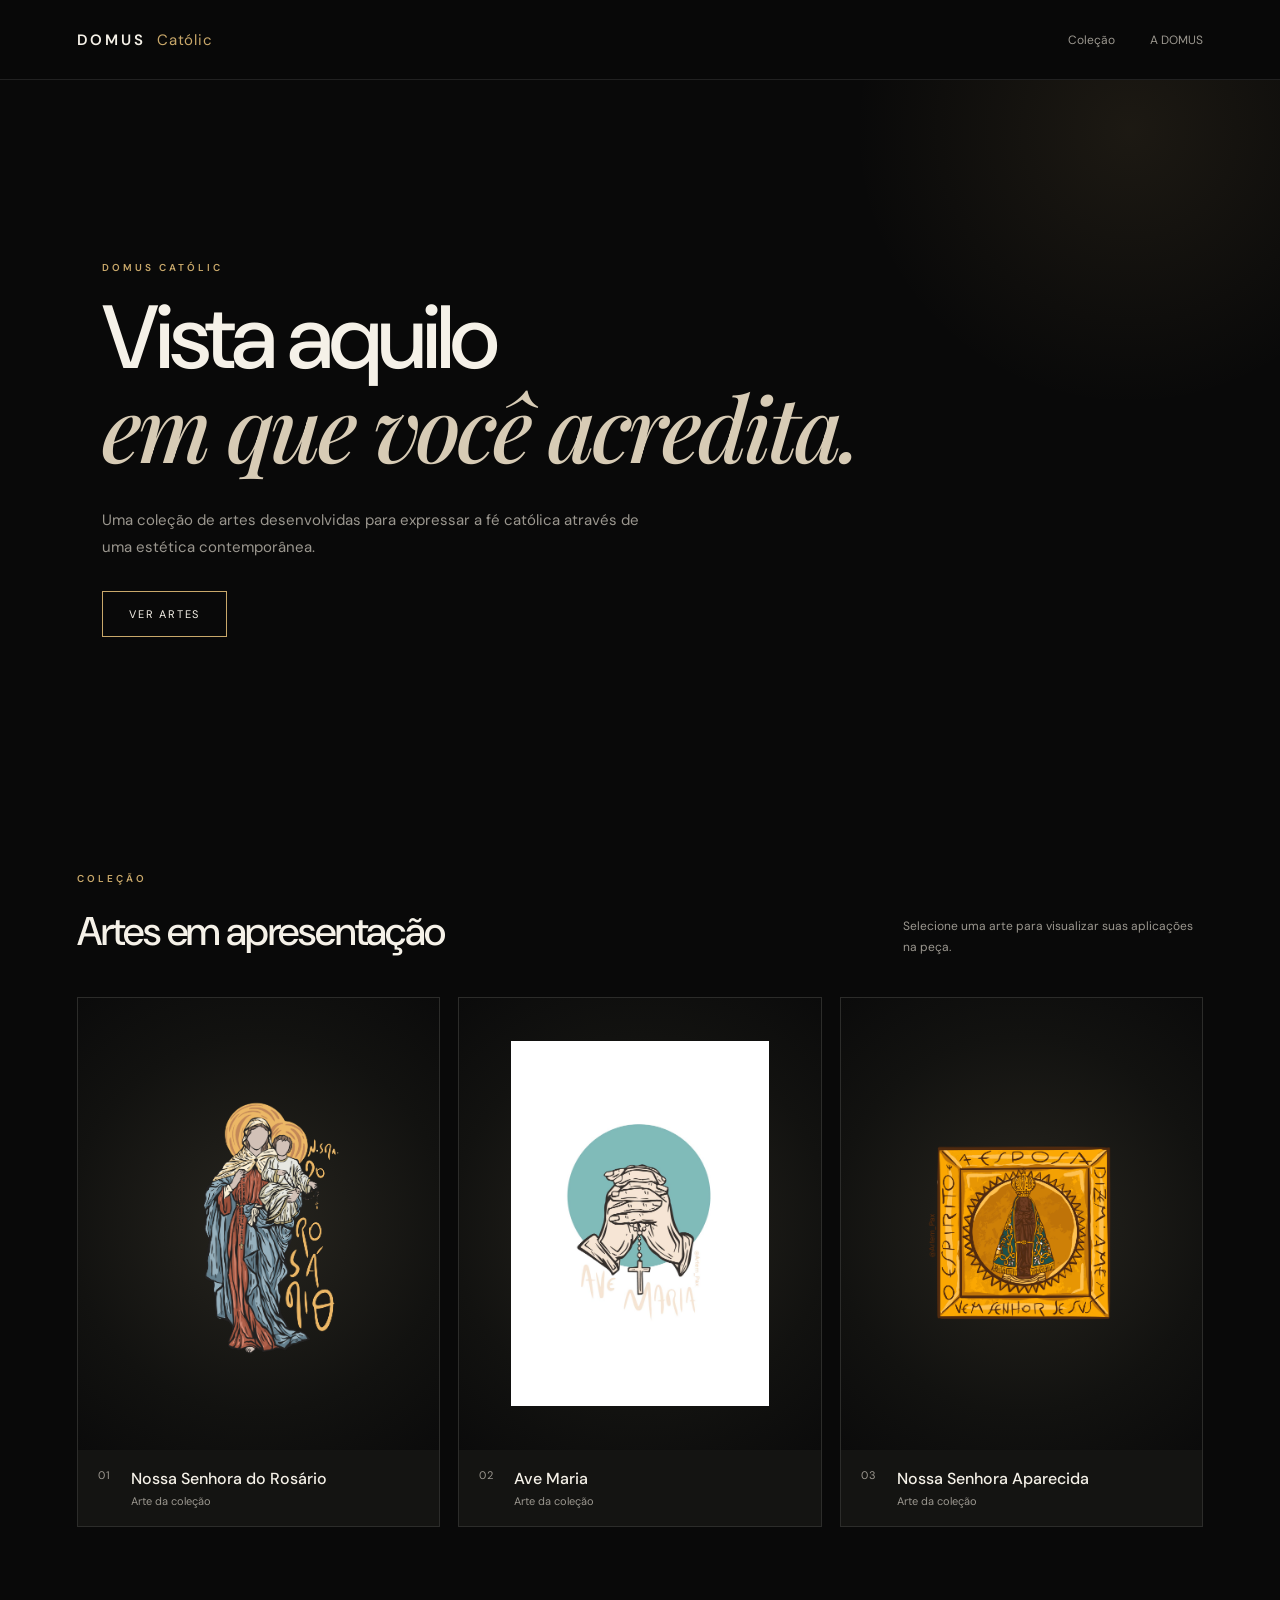
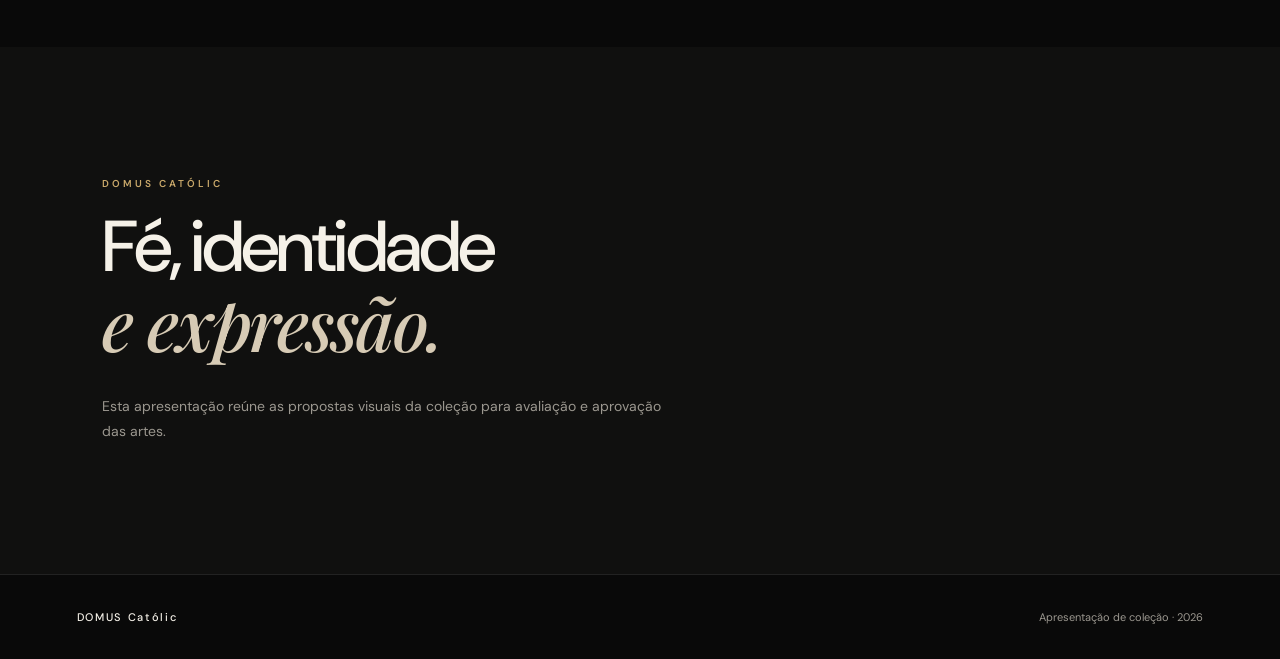
<file: index.html>
<!DOCTYPE html>
<html lang="pt-BR">

<head>
    <meta charset="UTF-8">
    <meta name="viewport" content="width=device-width, initial-scale=1.0">

    <title>DOMUS Católic | Coleção</title>

    <link rel="stylesheet" href="estilo.css">
</head>

<body>

    <!-- CABEÇALHO -->
    <header class="cabecalho">

        <a href="index.html" class="logo">
            DOMUS
            <span>Católic</span>
        </a>

        <nav class="menu">
            <a href="#colecao">Coleção</a>
            <a href="#sobre">A DOMUS</a>
        </nav>

    </header>


    <!-- HERO -->
    <section class="hero">

        <div class="hero-conteudo">

            <p class="mini-titulo">
                DOMUS CATÓLIC
            </p>

            <h1>
                Vista aquilo<br>
                <em>em que você acredita.</em>
            </h1>

            <p class="descricao">
                Uma coleção de artes desenvolvidas para expressar
                a fé católica através de uma estética contemporânea.
            </p>

            <a href="#colecao" class="botao">
                VER ARTES
            </a>

        </div>

    </section>


    <!-- COLEÇÃO -->
    <section id="colecao" class="colecao">

        <div class="titulo-secao">

            <div>

                <p class="mini-titulo">
                    COLEÇÃO
                </p>

                <h2>
                    Artes em apresentação
                </h2>

            </div>

            <p>
                Selecione uma arte para visualizar
                suas aplicações na peça.
            </p>

        </div>


        <!-- ARTES -->
        <div class="grade-artes">


            <!-- NOSSA SENHORA DO ROSÁRIO -->
            <a
                href="arte.html?arte=rosario"
                class="card-arte"
            >

                <div class="imagem-arte">

                    <img
                        src="ARTE_NOSSA_SENHORA_DO_ROSÁRIO_Prancheta 1.png"
                        alt="Arte Nossa Senhora do Rosário"
                    >

                    <div class="overlay">
                        <span>
                            VISUALIZAR ARTE →
                        </span>
                    </div>

                </div>

                <div class="info-arte">

                    <p class="numero">
                        01
                    </p>

                    <div>

                        <h3>
                            Nossa Senhora do Rosário
                        </h3>

                        <p>
                            Arte da coleção
                        </p>

                    </div>

                </div>

            </a>



            <!-- AVE MARIA -->
            <a
                href="arte.html?arte=ave-maria"
                class="card-arte"
            >

                <div class="imagem-arte">

                    <img
                        src="ARTE_AVE_MARIA_Prancheta 1.jpg"
                        alt="Arte Ave Maria"
                    >

                    <div class="overlay">
                        <span>
                            VISUALIZAR ARTE →
                        </span>
                    </div>

                </div>

                <div class="info-arte">

                    <p class="numero">
                        02
                    </p>

                    <div>

                        <h3>
                            Ave Maria
                        </h3>

                        <p>
                            Arte da coleção
                        </p>

                    </div>

                </div>

            </a>



            <!-- NOSSA SENHORA APARECIDA -->
            <a
                href="arte.html?arte=aparecida"
                class="card-arte"
            >

                <div class="imagem-arte">

                    <img
                        src="ARTE_NOSSA_SENHORA_APARECIDA_01_Prancheta 1.png"       
                        alt="Arte Nossa Senhora Aparecida"
                    >

                    <div class="overlay">
                        <span>
                            VISUALIZAR ARTE →
                        </span>
                    </div>

                </div>

                <div class="info-arte">

                    <p class="numero">
                        03
                    </p>

                    <div>

                        <h3>
                            Nossa Senhora Aparecida
                        </h3>

                        <p>
                            Arte da coleção
                        </p>

                    </div>

                </div>

            </a>

        </div>

    </section>



    <!-- SOBRE -->
    <section id="sobre" class="sobre">

        <p class="mini-titulo">
            DOMUS CATÓLIC
        </p>

        <h2>
            Fé, identidade<br>
            <em>e expressão.</em>
        </h2>

        <p>
            Esta apresentação reúne as propostas visuais
            da coleção para avaliação e aprovação das artes.
        </p>

    </section>



    <!-- RODAPÉ -->
    <footer>

        <strong>
            DOMUS Católic
        </strong>

        <span>
            Apresentação de coleção · 2026
        </span>

    </footer>


    <script src="script.js"></script>

</body>

</html>
</file>
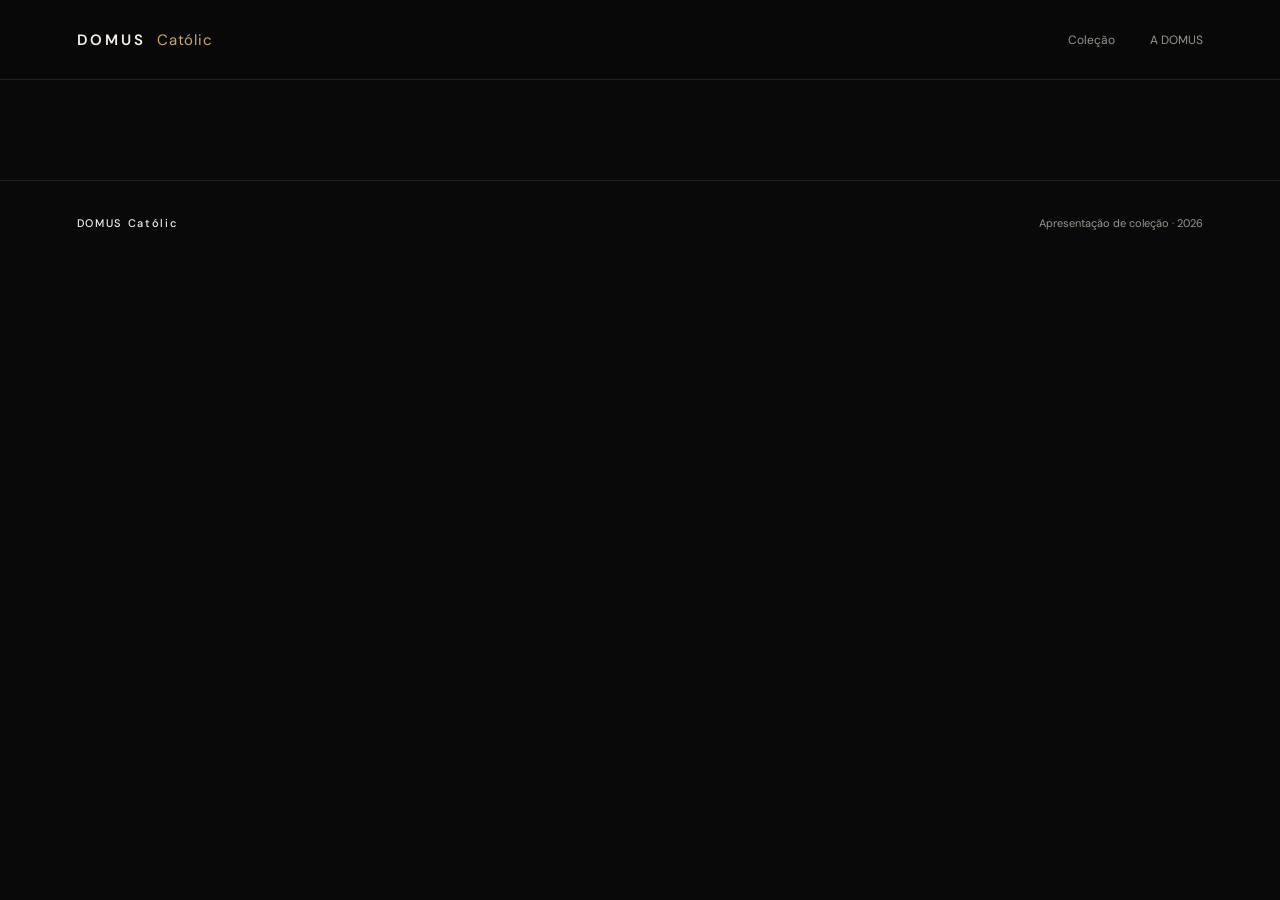
<file: arte.html>
<!DOCTYPE html>
<html lang="pt-BR">

<head>

    <meta charset="UTF-8">

    <meta
        name="viewport"
        content="width=device-width, initial-scale=1.0"
    >

    <title>
        DOMUS Católic | Apresentação
    </title>

    <link
        rel="stylesheet"
        href="estilo.css"
    >

</head>


<body>


    <!-- CABEÇALHO -->

    <header class="cabecalho">

        <a
            href="index.html"
            class="logo"
        >
            DOMUS
            <span>Católic</span>
        </a>


        <nav class="menu">

            <a href="index.html#colecao">
                Coleção
            </a>

            <a href="index.html#sobre">
                A DOMUS
            </a>

        </nav>

    </header>



    <!-- CONTEÚDO DA ARTE -->

    <main id="paginaArte">


        <!--

            O JAVASCRIPT VAI PREENCHER
            ESSA ÁREA AUTOMATICAMENTE.

        -->


    </main>



    <!-- RODAPÉ -->

    <footer>

        <strong>
            DOMUS Católic
        </strong>

        <span>
            Apresentação de coleção · 2026
        </span>

    </footer>



    <script src="script.js"></script>

</body>

</html>
</file>
<file: estilo.css>
/* =====================================================
   DOMUS CATÓLIC
   ESTILO PRINCIPAL
   ===================================================== */


/* -----------------------------------------------------
   FONTES
   ----------------------------------------------------- */

@import url('https://fonts.googleapis.com/css2?family=DM+Sans:wght@400;500;600&family=Playfair+Display:ital,wght@0,500;0,600;1,500&display=swap');



/* -----------------------------------------------------
   VARIÁVEIS
   ----------------------------------------------------- */

:root {

    --preto: #090909;

    --preto-suave: #10100f;

    --painel: #141412;

    --branco: #f5f1e8;

    --cinza: #9b978f;

    --cinza-claro: #c4bfb5;

    --dourado: #c9a86a;

    --linha: rgba(255,255,255,0.10);

}



/* -----------------------------------------------------
   RESET
   ----------------------------------------------------- */

* {

    margin: 0;

    padding: 0;

    box-sizing: border-box;

}


html {

    scroll-behavior: smooth;

}


body {

    background: var(--preto);

    color: var(--branco);

    font-family: "DM Sans", sans-serif;

    overflow-x: hidden;

}


a {

    color: inherit;

    text-decoration: none;

}


img {

    display: block;

    max-width: 100%;

}



/* -----------------------------------------------------
   CABEÇALHO
   ----------------------------------------------------- */

.cabecalho {

    height: 80px;

    padding: 0 6vw;

    display: flex;

    align-items: center;

    justify-content: space-between;

    border-bottom: 1px solid var(--linha);

    position: sticky;

    top: 0;

    z-index: 100;

    background: rgba(9,9,9,0.92);

    backdrop-filter: blur(18px);

}



/* LOGO */

.logo {

    font-size: 15px;

    font-weight: 600;

    letter-spacing: 0.18em;

}


.logo span {

    color: var(--dourado);

    font-weight: 400;

    letter-spacing: 0.05em;

    margin-left: 5px;

}



/* MENU */

.menu {

    display: flex;

    gap: 35px;

}


.menu a {

    color: var(--cinza);

    font-size: 12px;

    transition: 0.25s;

}


.menu a:hover {

    color: var(--dourado);

}



/* -----------------------------------------------------
   HERO
   ----------------------------------------------------- */

.hero {

    min-height: 78vh;

    padding: 14vh 8vw 10vh;

    display: flex;

    align-items: center;

    position: relative;

    overflow: hidden;

}



/* brilho discreto no fundo */

.hero::before {

    content: "";

    position: absolute;

    width: 600px;

    height: 600px;

    border-radius: 50%;

    background: radial-gradient(
        circle,
        rgba(201,168,106,0.10),
        transparent 65%
    );

    top: -250px;

    right: -150px;

    pointer-events: none;

}



.hero-conteudo {

    max-width: 850px;

    position: relative;

    z-index: 2;

}



/* pequeno título */

.mini-titulo {

    color: var(--dourado);

    font-size: 10px;

    font-weight: 600;

    letter-spacing: 0.30em;

    margin-bottom: 20px;

}



/* título principal */

.hero h1 {

    font-size: clamp(
        48px,
        7vw,
        92px
    );

    line-height: 0.98;

    letter-spacing: -0.045em;

    font-weight: 500;

    margin-bottom: 30px;

}


.hero h1 em {

    font-family: "Playfair Display", serif;

    color: #d7cbb5;

    font-weight: 500;

}



/* descrição */

.descricao {

    max-width: 550px;

    color: var(--cinza);

    font-size: 15px;

    line-height: 1.8;

}



/* -----------------------------------------------------
   BOTÃO
   ----------------------------------------------------- */

.botao {

    display: inline-block;

    margin-top: 30px;

    padding: 15px 26px;

    border: 1px solid var(--dourado);

    color: var(--branco);

    font-size: 11px;

    letter-spacing: 0.16em;

    transition: 0.3s;

}


.botao:hover {

    background: var(--dourado);

    color: #090909;

}



/* -----------------------------------------------------
   COLEÇÃO
   ----------------------------------------------------- */

.colecao {

    padding: 90px 6vw 120px;

}



/* cabeçalho da seção */

.titulo-secao {

    display: flex;

    align-items: flex-end;

    justify-content: space-between;

    margin-bottom: 40px;

}


.titulo-secao h2 {

    font-size: 40px;

    font-weight: 500;

    letter-spacing: -0.03em;

}


.titulo-secao > p {

    max-width: 300px;

    color: var(--cinza);

    font-size: 12px;

    line-height: 1.7;

}



/* -----------------------------------------------------
   GRADE DAS ARTES
   ----------------------------------------------------- */

.grade-artes {

    display: grid;

    grid-template-columns:
        repeat(3, 1fr);

    gap: 18px;

}



/* -----------------------------------------------------
   CARD
   ----------------------------------------------------- */

.card-arte {

    display: block;

    background: var(--painel);

    border: 1px solid var(--linha);

    transition:
        transform 0.35s ease,
        border-color 0.35s ease;

}


.card-arte:hover {

    transform: translateY(-6px);

    border-color:
        rgba(201,168,106,0.55);

}



/* -----------------------------------------------------
   IMAGEM DA ARTE
   ----------------------------------------------------- */

.imagem-arte {

    aspect-ratio: 4 / 5;

    position: relative;

    overflow: hidden;

    background:
        radial-gradient(
            circle at center,
            #27251f,
            #121210 65%,
            #0b0b0b
        );

}


.imagem-arte img {

    width: 100%;

    height: 100%;

    object-fit: contain;

    padding: 12%;

    transition:
        transform 0.5s ease;

}


.card-arte:hover
.imagem-arte img {

    transform: scale(1.04);

}



/* -----------------------------------------------------
   OVERLAY
   ----------------------------------------------------- */

.overlay {

    position: absolute;

    inset: 0;

    display: flex;

    align-items: flex-end;

    justify-content: flex-end;

    padding: 20px;

    background:
        linear-gradient(
            transparent 55%,
            rgba(0,0,0,0.72)
        );

    opacity: 0;

    transition: 0.3s;

}


.card-arte:hover .overlay {

    opacity: 1;

}


.overlay span {

    color: var(--dourado);

    font-size: 10px;

    letter-spacing: 0.14em;

}



/* -----------------------------------------------------
   INFORMAÇÕES DO CARD
   ----------------------------------------------------- */

.info-arte {

    padding: 18px 20px;

    display: flex;

    gap: 20px;

    align-items: flex-start;

}


.numero {

    color: var(--dourado);

    font-size: 10px;

    letter-spacing: 0.1em;

}


.info-arte h3 {

    font-size: 16px;

    font-weight: 500;

    margin-bottom: 5px;

}


.info-arte p {

    color: var(--cinza);

    font-size: 11px;

}



/* -----------------------------------------------------
   SEÇÃO SOBRE
   ----------------------------------------------------- */

.sobre {

    padding: 130px 8vw;

    background: var(--preto-suave);

}


.sobre h2 {

    font-size: clamp(
        40px,
        6vw,
        72px
    );

    line-height: 1.04;

    letter-spacing: -0.04em;

    font-weight: 500;

    margin-bottom: 28px;

}


.sobre h2 em {

    font-family: "Playfair Display", serif;

    color: #d7cbb5;

}


.sobre > p:last-child {

    max-width: 570px;

    color: var(--cinza);

    font-size: 14px;

    line-height: 1.8;

}



/* -----------------------------------------------------
   PÁGINA INDIVIDUAL DA ARTE
   ----------------------------------------------------- */

#paginaArte {

    padding-bottom: 100px;

}



/* -----------------------------------------------------
   HERO DA ARTE
   ----------------------------------------------------- */

.pagina-arte {

    padding: 70px 6vw 0;

}



/* voltar */

.voltar {

    display: inline-block;

    color: var(--cinza);

    font-size: 12px;

    margin-bottom: 50px;

    transition: 0.2s;

}


.voltar:hover {

    color: var(--dourado);

}



/* -----------------------------------------------------
   TÍTULO DA ARTE
   ----------------------------------------------------- */

.titulo-arte {

    margin-bottom: 55px;

}


.titulo-arte h1 {

    font-size: clamp(
        45px,
        6vw,
        78px
    );

    font-weight: 500;

    letter-spacing: -0.045em;

    line-height: 1;

    margin-bottom: 18px;

}


.titulo-arte h1 em {

    font-family: "Playfair Display", serif;

    color: #d7cbb5;

}


.titulo-arte p {

    color: var(--cinza);

    max-width: 560px;

    line-height: 1.8;

    font-size: 14px;

}



/* -----------------------------------------------------
   VISUAL PRINCIPAL
   ----------------------------------------------------- */

.visual-principal {

    display: grid;

    grid-template-columns:
        1.25fr
        0.75fr;

    gap: 18px;

    margin-bottom: 90px;

}



/* imagem grande */

.mockup-principal {

    min-height: 650px;

    background:
        radial-gradient(
            circle at center,
            #292721,
            #11110f 65%,
            #090909
        );

    display: flex;

    align-items: center;

    justify-content: center;

    overflow: hidden;

}


.mockup-principal img {

    width: 100%;

    height: 100%;

    object-fit: contain;

    padding: 5%;

}



/* descrição lateral */

.informacoes-arte {

    padding: 45px;

    background: var(--painel);

    border: 1px solid var(--linha);

}


.informacoes-arte h2 {

    font-size: 27px;

    font-weight: 500;

    margin-bottom: 20px;

}


.informacoes-arte p {

    color: var(--cinza);

    font-size: 13px;

    line-height: 1.8;

    margin-bottom: 30px;

}


.label {

    color: var(--dourado);

    font-size: 9px;

    letter-spacing: 0.2em;

    margin-bottom: 10px;

}



/* -----------------------------------------------------
   APLICAÇÕES
   ----------------------------------------------------- */

.aplicacoes {

    margin-top: 40px;

}


.aplicacoes-header {

    margin-bottom: 30px;

}


.aplicacoes-header h2 {

    font-size: 35px;

    font-weight: 500;

}


.aplicacoes-header p {

    color: var(--cinza);

    font-size: 12px;

    margin-top: 8px;

}



/* -----------------------------------------------------
   GRID DE MOCKUPS
   ----------------------------------------------------- */

.grade-mockups {

    display: grid;

    grid-template-columns:
        repeat(4, 1fr);

    gap: 14px;

}


.mockup {

    background: var(--painel);

    border: 1px solid var(--linha);

}


.mockup-imagem {

    aspect-ratio: 1 / 1.2;

    background:
        radial-gradient(
            circle at center,
            #292721,
            #11110f 68%
        );

    display: flex;

    align-items: center;

    justify-content: center;

    overflow: hidden;

}


.mockup-imagem img {

    width: 100%;

    height: 100%;

    object-fit: contain;

    padding: 7%;

}


.mockup-info {

    padding: 15px;

}


.mockup-info strong {

    display: block;

    font-size: 12px;

    font-weight: 500;

    margin-bottom: 5px;

}


.mockup-info span {

    color: var(--cinza);

    font-size: 10px;

}



/* -----------------------------------------------------
   BLOCO DE APROVAÇÃO
   ----------------------------------------------------- */

.aprovacao {

    margin-top: 80px;

    padding: 55px;

    border: 1px solid
        rgba(201,168,106,0.30);

    background:
        linear-gradient(
            135deg,
            #15140f,
            #0e0e0d
        );

}


.aprovacao .mini-titulo {

    margin-bottom: 15px;

}


.aprovacao h2 {

    font-size: 30px;

    font-weight: 500;

    margin-bottom: 15px;

}


.aprovacao p {

    max-width: 650px;

    color: var(--cinza);

    line-height: 1.8;

    font-size: 13px;

}



/* -----------------------------------------------------
   RODAPÉ
   ----------------------------------------------------- */

footer {

    padding: 35px 6vw;

    border-top: 1px solid var(--linha);

    display: flex;

    align-items: center;

    justify-content: space-between;

    color: var(--cinza);

    font-size: 11px;

}


footer strong {

    color: var(--branco);

    letter-spacing: 0.15em;

    font-weight: 500;

}



/* -----------------------------------------------------
   TABLET
   ----------------------------------------------------- */

@media (max-width: 900px) {


    .grade-artes {

        grid-template-columns:
            repeat(2, 1fr);

    }


    .visual-principal {

        grid-template-columns: 1fr;

    }


    .mockup-principal {

        min-height: 550px;

    }


    .grade-mockups {

        grid-template-columns:
            repeat(2, 1fr);

    }

}



/* -----------------------------------------------------
   CELULAR
   ----------------------------------------------------- */

@media (max-width: 600px) {


    /* cabeçalho */

    .cabecalho {

        height: 70px;

        padding: 0 5vw;

    }


    .menu {

        gap: 15px;

    }


    .menu a {

        font-size: 10px;

    }



    /* hero */

    .hero {

        min-height: 70vh;

        padding:
            10vh 7vw
            8vh;

    }


    .hero h1 {

        font-size: 48px;

    }


    .descricao {

        font-size: 13px;

    }



    /* coleção */

    .colecao {

        padding:
            70px 5vw
            90px;

    }


    .titulo-secao {

        display: block;

    }


    .titulo-secao h2 {

        font-size: 32px;

    }


    .titulo-secao > p {

        margin-top: 12px;

    }


    .grade-artes {

        grid-template-columns: 1fr;

    }



    /* sobre */

    .sobre {

        padding:
            90px 7vw;

    }



    /* página da arte */

    .pagina-arte {

        padding:
            45px 5vw
            0;

    }


    .titulo-arte h1 {

        font-size: 45px;

    }


    .mockup-principal {

        min-height: 430px;

    }


    .informacoes-arte {

        padding: 30px;

    }



    /* mockups */

    .grade-mockups {

        grid-template-columns:
            1fr 1fr;

        gap: 10px;

    }


    .aprovacao {

        padding: 30px;

    }


    .aprovacao h2 {

        font-size: 24px;

    }



    /* footer */

    footer {

        display: block;

    }


    footer span {

        display: block;

        margin-top: 10px;

    }

  }
</file>
